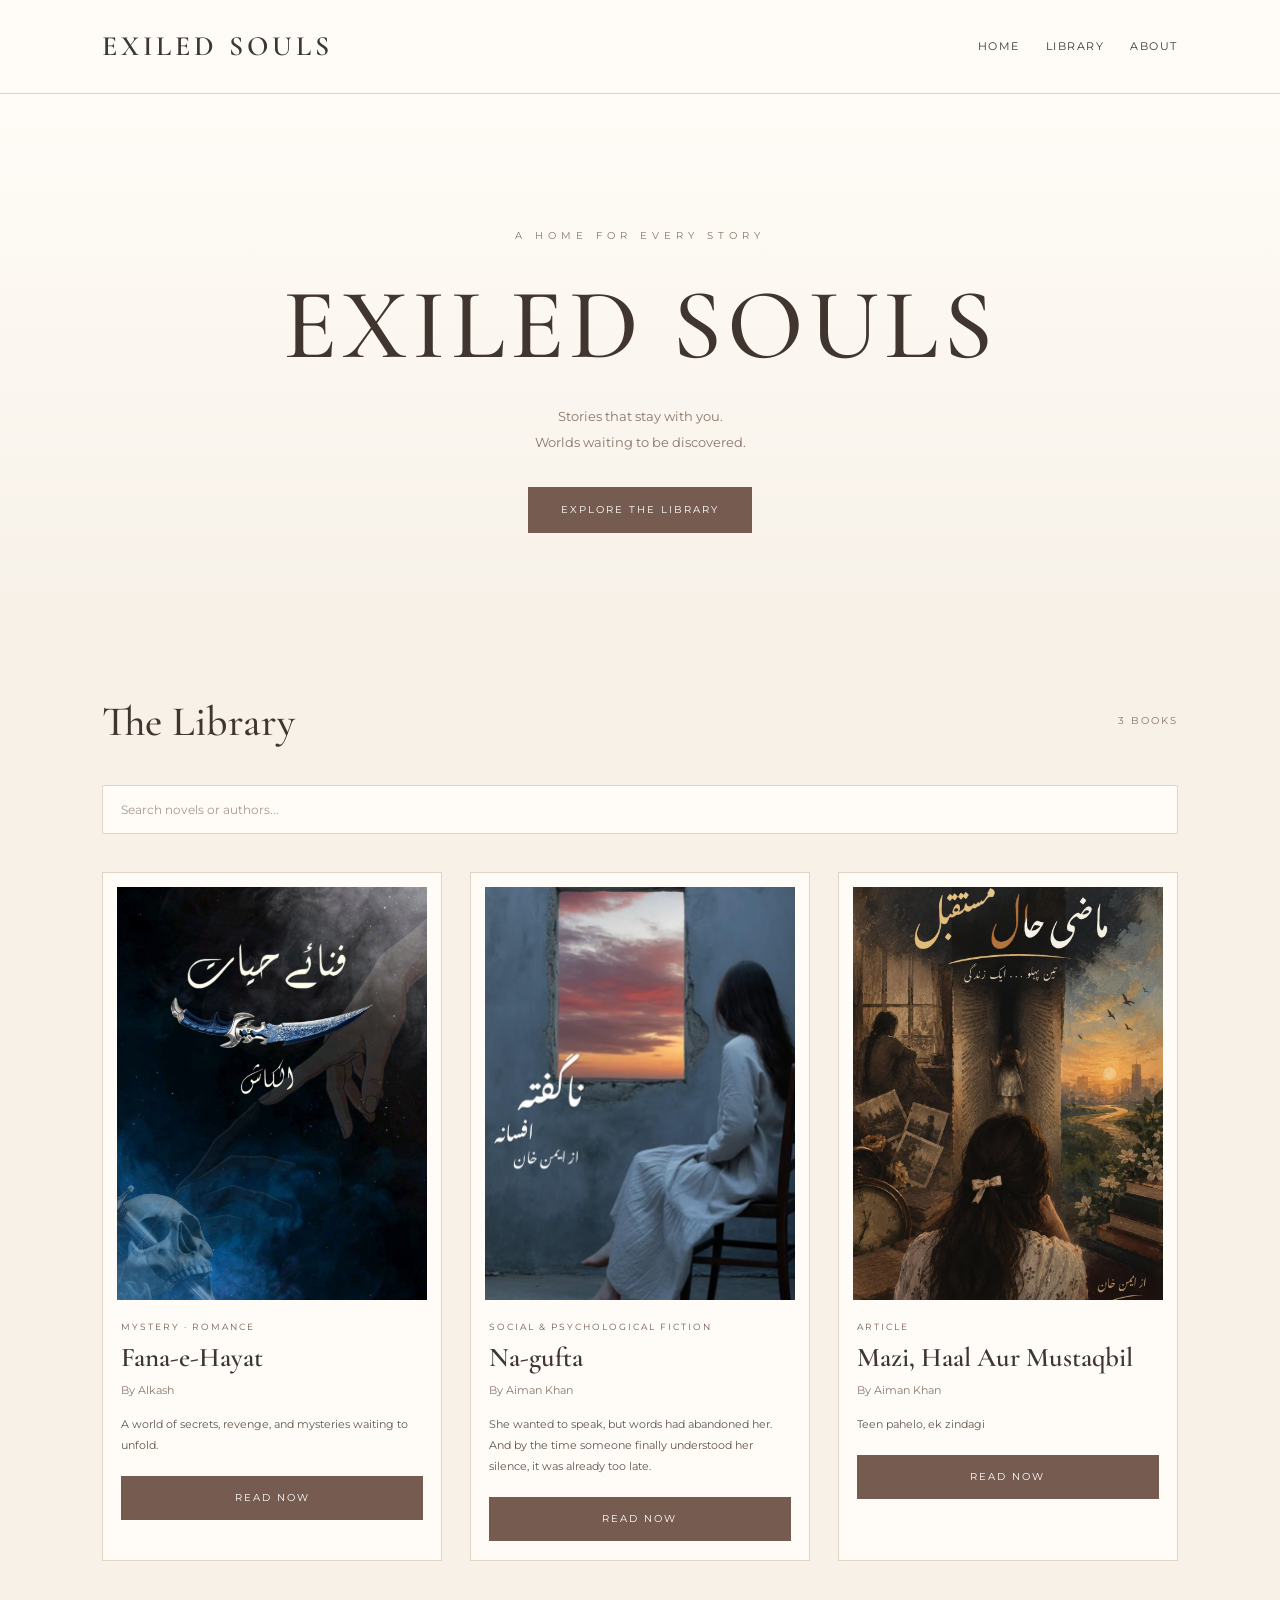
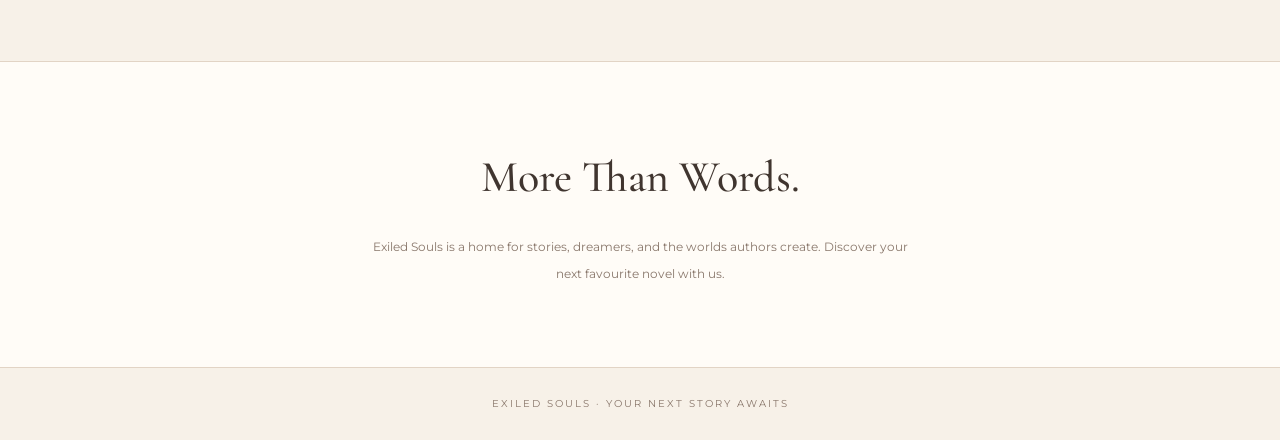
<file: index.html>
<!DOCTYPE html>
<html>
<head>
    <meta charset="UTF-8">
    <meta http-equiv="refresh" content="0; url=pdf.html">
    <title>EXILED SOULS</title>
</head>
<body>
    <p>Opening EXILED SOULS...</p>
    <a href="pdf.html">Open Novel Library</a>
</body>
</html>
</file>
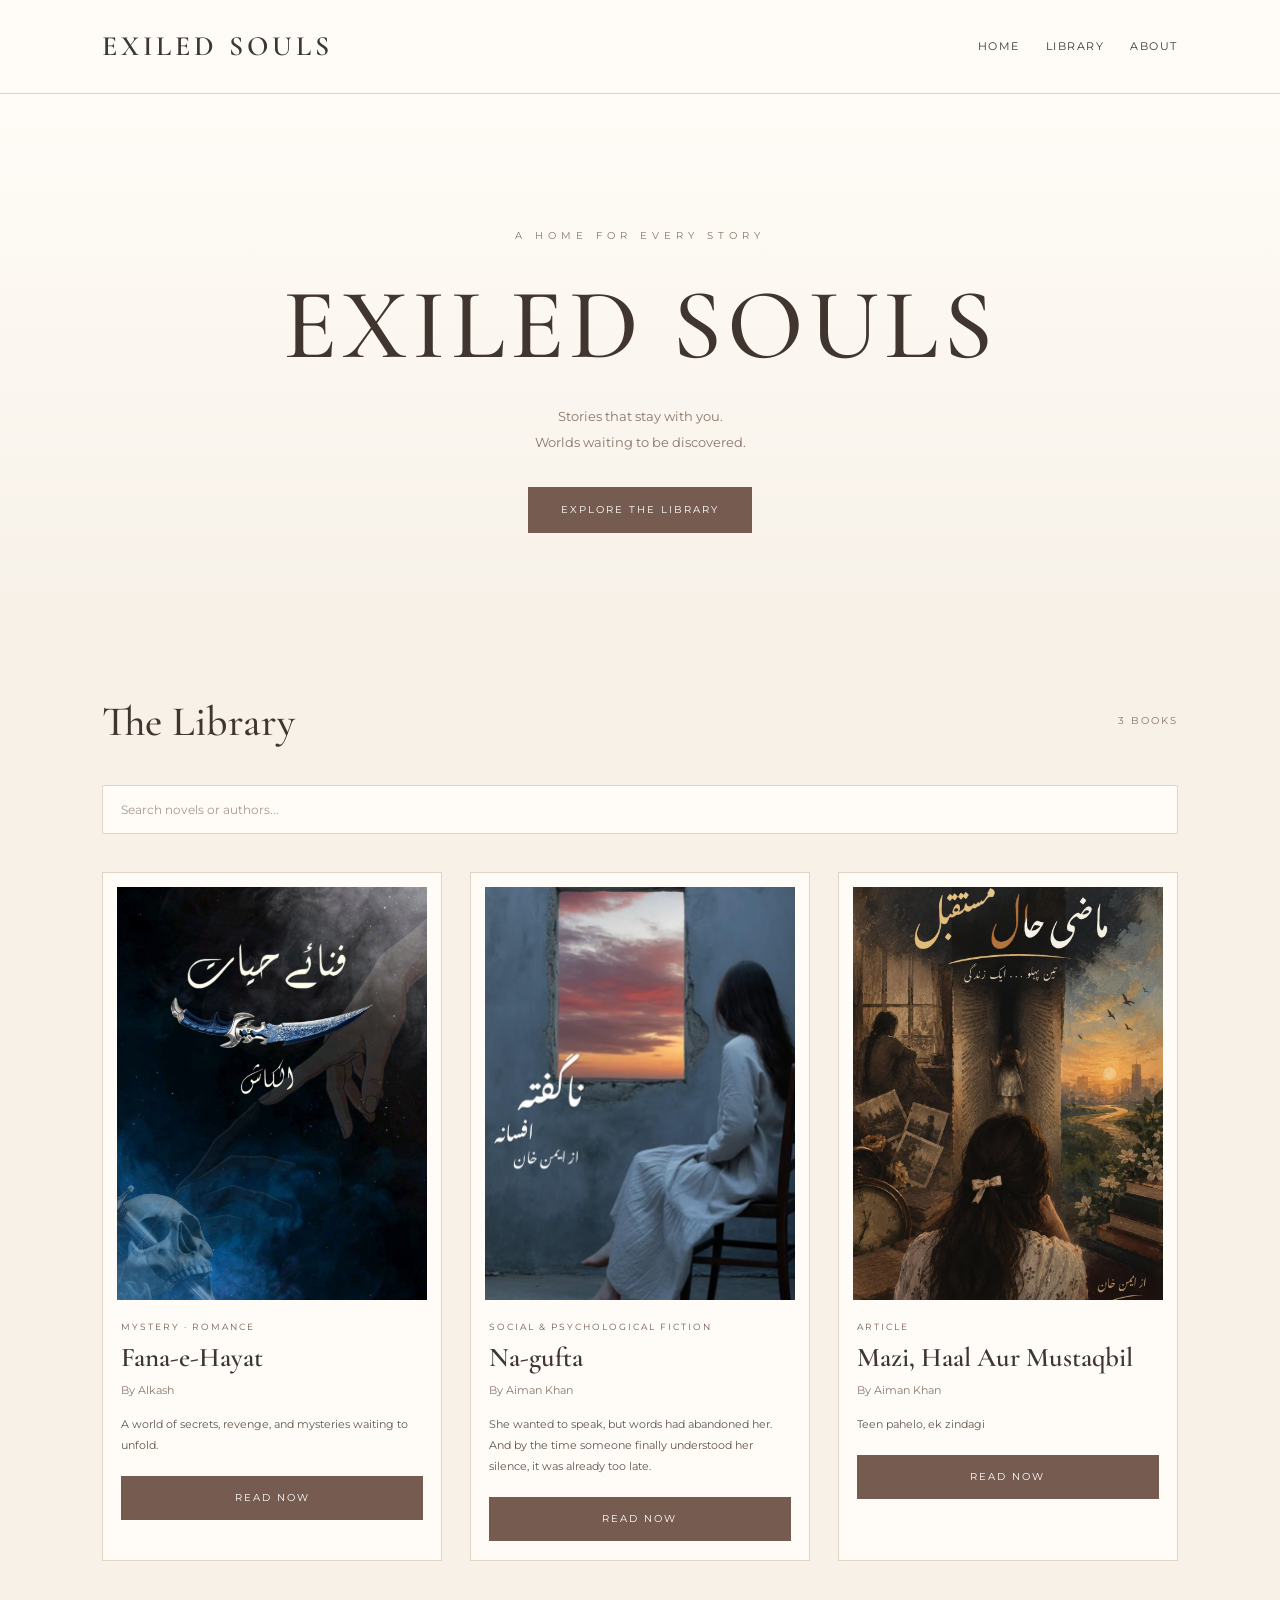
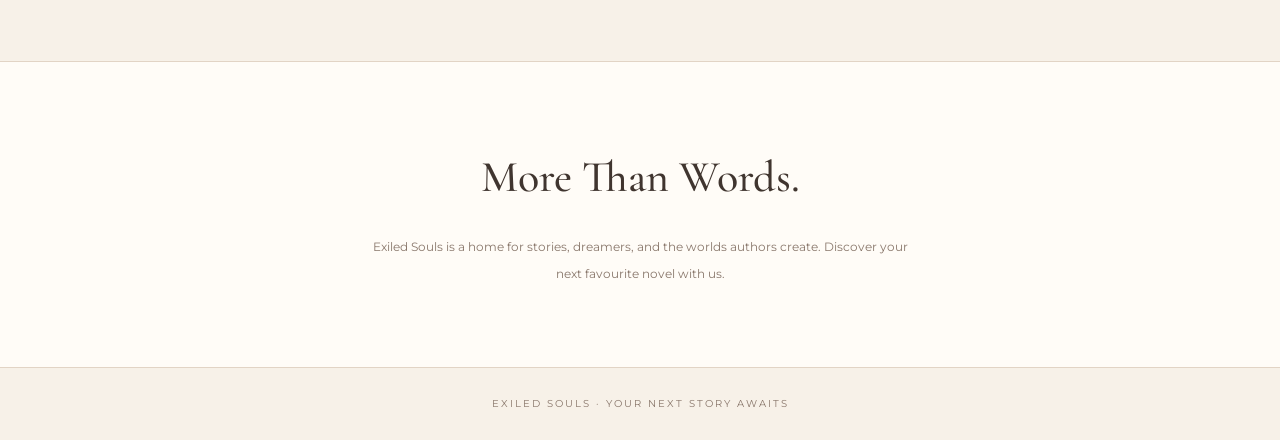
<file: pdf.html>
<!DOCTYPE html>
<html lang="en">
<head>
    <meta charset="UTF-8">
    <meta name="viewport" content="width=device-width, initial-scale=1.0">
    <title>Exiled Souls | Your Library</title>

    <link rel="preconnect" href="https://fonts.googleapis.com">
    <link href="https://fonts.googleapis.com/css2?family=Cormorant+Garamond:wght@400;500;600;700&family=Montserrat:wght@300;400;500&display=swap" rel="stylesheet">

    <link rel="stylesheet" href="pdf.css">
</head>
<body>
    <header>
        <div class="brand">EXILED SOULS</div>
        <nav>
            <a href="#home">HOME</a>
            <a href="#library">LIBRARY</a>
            <a href="#about">ABOUT</a>
        </nav>
    </header>

    <main>
        <section class="hero" id="home">
            <p class="eyebrow">A HOME FOR EVERY STORY</p>
            <h1>EXILED SOULS</h1>
            <p>Stories that stay with you.<br>
               Worlds waiting to be discovered.</p>
            <a href="#library" class="explore-btn">EXPLORE THE LIBRARY</a>
        </section>

        <section class="library" id="library">
            <div class="section-heading">
                <h2>The Library</h2>
                <span id="book-count">0 BOOKS</span>
            </div>

            <input type="search" id="search"
                class="search-box"
                placeholder="Search novels or authors..."
                aria-label="Search novels or authors">

            <div class="book-grid" id="book-grid"></div>
        </section>

        <section class="about" id="about">
            <h2>More Than Words.</h2>
            <p>Exiled Souls is a home for stories, dreamers,
            and the worlds authors create. Discover your next
            favourite novel with us.</p>
        </section>
    </main>

    <footer>EXILED SOULS · YOUR NEXT STORY AWAITS</footer>

    <script src="pdf.js"></script>
</body>
</html>
</file>
<file: pdf.css>
/* =================================
   EXILED SOULS — STYLE SHEET
   Theme: Ivory, Beige & Mocha
================================= */

* {
    margin: 0;
    padding: 0;
    box-sizing: border-box;
}

:root {
    --bg: #F7F1E8;
    --card: #FFFCF7;
    --text: #40352F;
    --muted: #89776B;
    --border: #E2D4C5;
    --accent: #765C50;
    --accent-hover: #B98791;
    --soft-beige: #E8DCCB;
    --white: #FFFFFF;
}

/* GENERAL */

html {
    scroll-behavior: smooth;
    scroll-padding-top: 30px;
}

body {
    background: var(--bg);
    color: var(--text);
    font-family: 'Montserrat', sans-serif;
    line-height: 1.6;
    min-height: 100vh;
}

/* HEADER */

header {
    display: flex;
    justify-content: space-between;
    align-items: center;
    padding: 24px 8%;
    border-bottom: 1px solid var(--border);
    background: var(--card);
}

.brand {
    font-family: 'Cormorant Garamond', serif;
    font-size: 28px;
    font-weight: 600;
    letter-spacing: 4px;
    color: var(--text);
}

nav {
    display: flex;
    align-items: center;
    gap: 26px;
}

nav a {
    color: var(--text);
    text-decoration: none;
    font-size: 11px;
    letter-spacing: 1.5px;
    transition: color 0.3s ease;
}

nav a:hover {
    color: var(--accent-hover);
}

/* HERO SECTION */

.hero {
    text-align: center;
    padding: 110px 20px 90px;
    background: linear-gradient(
        180deg,
        #FFFCF7 0%,
        #F7F1E8 100%
    );
}

.hero .eyebrow {
    font-size: 10px;
    letter-spacing: 5px;
    color: var(--muted);
    margin-bottom: 25px;
    text-transform: uppercase;
}

.hero h1 {
    font-family: 'Cormorant Garamond', serif;
    font-size: clamp(44px, 9vw, 100px);
    font-weight: 500;
    letter-spacing: 5px;
    line-height: 1.1;
    color: var(--text);
}

.hero p {
    color: var(--muted);
    font-size: 13px;
    line-height: 2;
    margin-top: 22px;
}

/* EXPLORE BUTTON */

.explore-btn {
    display: inline-block;
    margin-top: 32px;
    padding: 14px 32px;
    border: 1px solid var(--accent);
    background: var(--accent);
    color: var(--white);
    text-decoration: none;
    font-size: 10px;
    letter-spacing: 2px;
    transition: all 0.3s ease;
}

.explore-btn:hover {
    background: transparent;
    color: var(--accent);
}

/* LIBRARY */

.library {
    padding: 65px 8% 100px;
}

.section-heading {
    display: flex;
    justify-content: space-between;
    align-items: center;
    gap: 20px;
    margin-bottom: 30px;
}

.section-heading h2 {
    font-family: 'Cormorant Garamond', serif;
    font-size: 42px;
    font-weight: 500;
    color: var(--text);
}

.section-heading span {
    color: var(--muted);
    font-size: 10px;
    letter-spacing: 2px;
}

/* SEARCH */

.search-box {
    width: 100%;
    padding: 16px 18px;
    margin-bottom: 38px;
    background: var(--card);
    border: 1px solid var(--border);
    border-radius: 2px;
    color: var(--text);
    outline: none;
    font-family: inherit;
    font-size: 12px;
    transition: border-color 0.3s ease,
                box-shadow 0.3s ease;
}

.search-box::placeholder {
    color: #A8998D;
}

.search-box:focus {
    border-color: var(--accent);
    box-shadow: 0 0 0 3px #765C5010;
}

/* BOOK GRID */

.book-grid {
    display: grid;
    grid-template-columns: repeat(3, minmax(0, 1fr));
    gap: 28px;
}

/* BOOK CARD */

.book-card {
    background: var(--card);
    border: 1px solid var(--border);
    padding: 14px;
    transition: transform 0.3s ease,
                box-shadow 0.3s ease;
}

.book-card:hover {
    transform: translateY(-5px);
    box-shadow: 0 12px 28px #40352F12;
}

/* BOOK COVERS */

.book-cover {
    width: 100%;
    aspect-ratio: 3 / 4;
    object-fit: cover;
    background: var(--soft-beige);
    display: block;
}

.cover-placeholder {
    width: 100%;
    aspect-ratio: 3 / 4;
    display: flex;
    flex-direction: column;
    justify-content: center;
    align-items: center;
    background: var(--soft-beige);
    color: var(--text);
    text-align: center;
    padding: 18px;
    border: 1px solid #D8C8B6;
}

.cover-placeholder .cover-title {
    font-family: 'Cormorant Garamond', serif;
    font-size: 30px;
    font-weight: 600;
    letter-spacing: 2px;
    line-height: 1.2;
}

.cover-placeholder small {
    margin-top: 14px;
    font-size: 9px;
    letter-spacing: 3px;
    color: var(--accent);
}

/* BOOK INFORMATION */

.book-info {
    padding: 20px 4px 5px;
}

.genre {
    color: var(--accent);
    font-size: 9px;
    letter-spacing: 2px;
    text-transform: uppercase;
}

.book-info h3 {
    font-family: 'Cormorant Garamond', serif;
    font-size: 27px;
    margin-top: 8px;
    font-weight: 600;
    line-height: 1.2;
    color: var(--text);
}

.author {
    color: var(--muted);
    font-size: 11px;
    margin-top: 7px;
}

.description {
    font-size: 11px;
    line-height: 1.9;
    margin-top: 15px;
    color: #65554B;
}

/* DOWNLOAD BUTTON */

.download-btn {
    display: block;
    text-align: center;
    padding: 14px 10px;
    margin-top: 20px;
    background: var(--accent);
    color: var(--white);
    text-decoration: none;
    font-size: 10px;
    letter-spacing: 2px;
    transition: all 0.3s ease;
}

.download-btn:hover {
    background: var(--accent-hover);
    color: var(--white);
}

/* EMPTY SEARCH RESULT */

.empty-message {
    color: var(--muted);
    padding: 35px 0;
    grid-column: 1 / -1;
    text-align: center;
    font-size: 13px;
}

/* ABOUT SECTION */

.about {
    padding: 80px 8%;
    border-top: 1px solid var(--border);
    background: var(--card);
    text-align: center;
}

.about h2 {
    font-family: 'Cormorant Garamond', serif;
    font-size: 44px;
    font-weight: 500;
    color: var(--text);
}

.about p {
    max-width: 550px;
    margin: 22px auto 0;
    color: var(--muted);
    font-size: 12px;
    line-height: 2.2;
}

/* FOOTER */

footer {
    padding: 28px 20px;
    text-align: center;
    border-top: 1px solid var(--border);
    background: var(--bg);
    color: var(--muted);
    font-size: 10px;
    letter-spacing: 2px;
}

/* TABLET */

@media (max-width: 900px) {
    .book-grid {
        grid-template-columns: repeat(2, minmax(0, 1fr));
        gap: 20px;
    }

    header {
        padding: 22px 5%;
    }

    .library {
        padding-left: 5%;
        padding-right: 5%;
    }
}

/* MOBILE */

@media (max-width: 600px) {
    header {
        padding: 20px 5%;
        flex-wrap: wrap;
        gap: 16px;
    }

    .brand {
        font-size: 23px;
        letter-spacing: 3px;
    }

    nav {
        gap: 15px;
    }

    nav a {
        font-size: 9px;
        letter-spacing: 1px;
    }

    .hero {
        padding: 75px 18px 65px;
    }

    .hero h1 {
        letter-spacing: 2px;
    }

    .hero .eyebrow {
        letter-spacing: 3px;
    }

    .library {
        padding: 45px 5% 65px;
    }

    .book-grid {
        grid-template-columns: repeat(2, minmax(0, 1fr));
        gap: 12px;
    }

    .book-card {
        padding: 9px;
    }

    .book-info {
        padding-top: 14px;
    }

    .book-info h3 {
        font-size: 21px;
    }

    .description {
        font-size: 10px;
    }

    .cover-placeholder .cover-title {
        font-size: 23px;
    }

    .section-heading h2 {
        font-size: 34px;
    }

    .about {
        padding: 60px 7%;
    }

    .about h2 {
        font-size: 36px;
    }
}

/* ACCESSIBILITY */

a:focus-visible,
input:focus-visible {
    outline: 2px solid var(--accent-hover);
    outline-offset: 4px;
}

::selection {
    background: var(--accent);
    color: var(--white);
}
</file>
